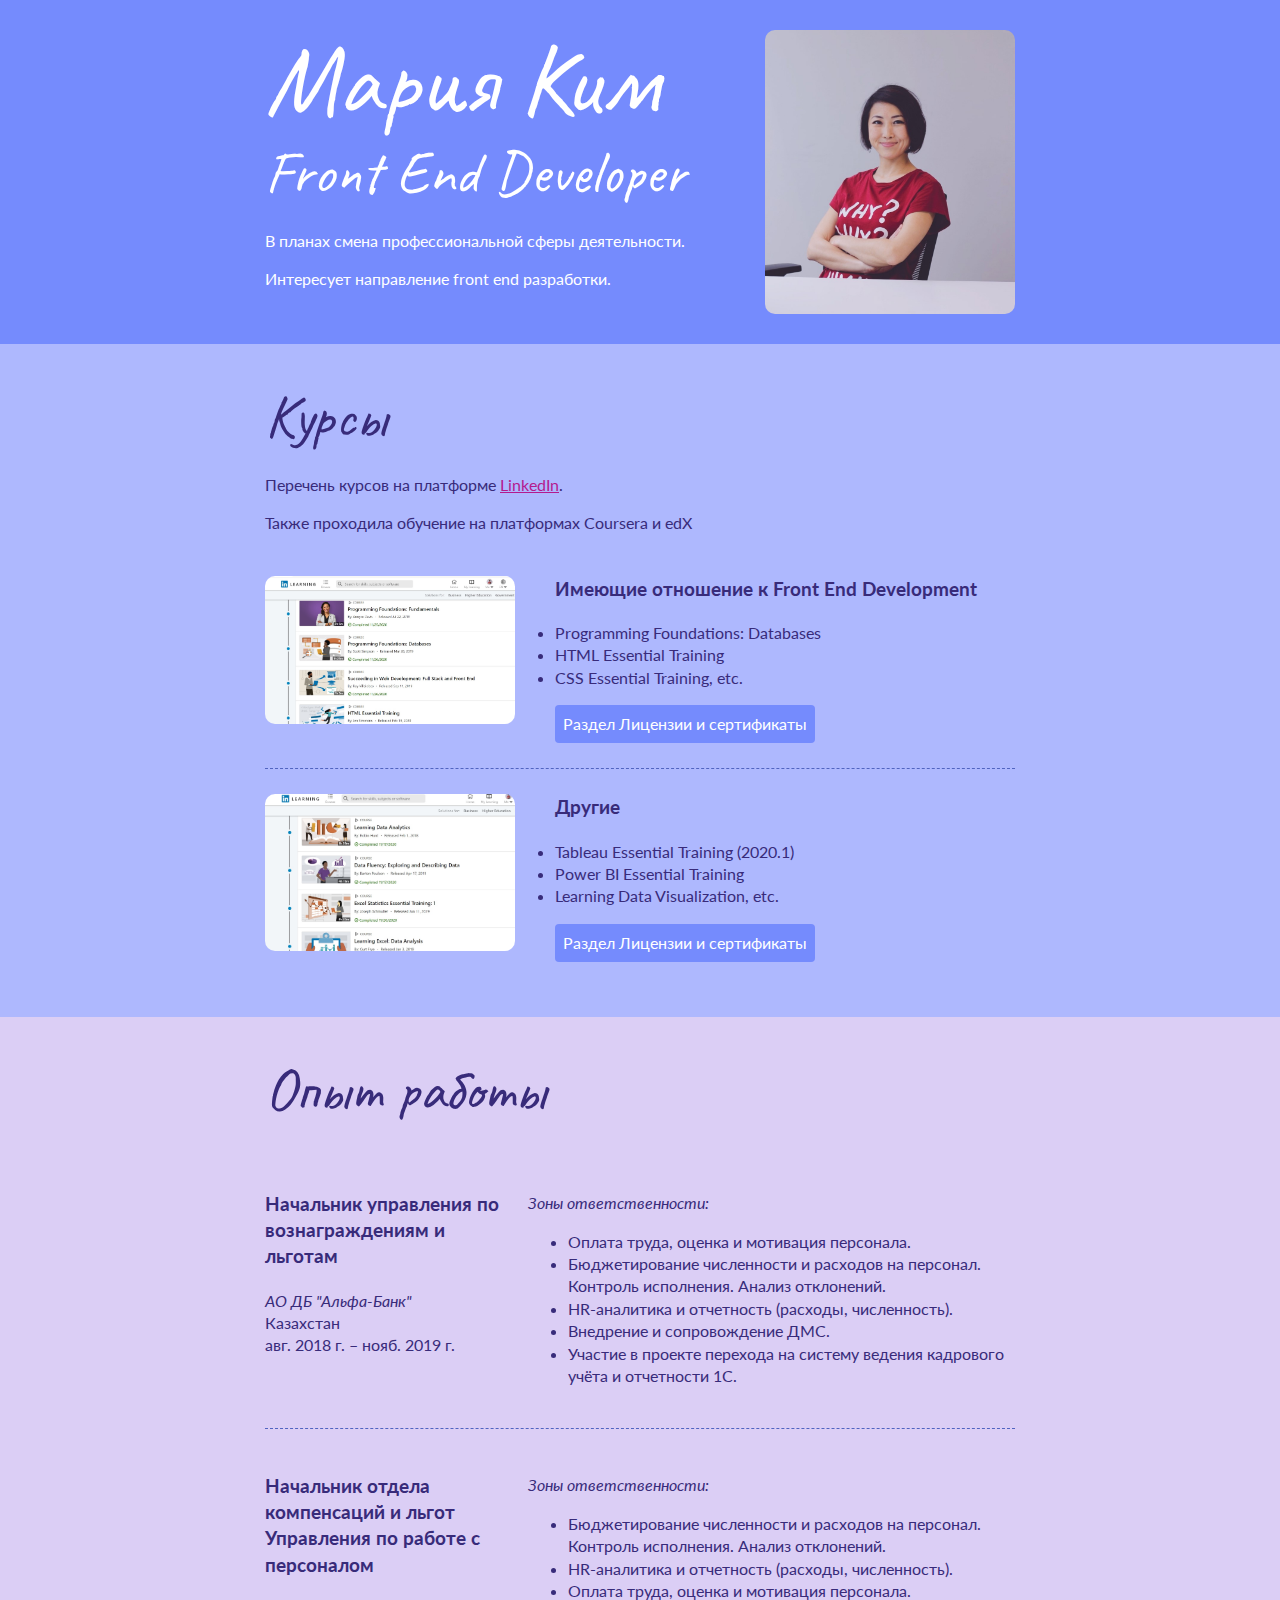
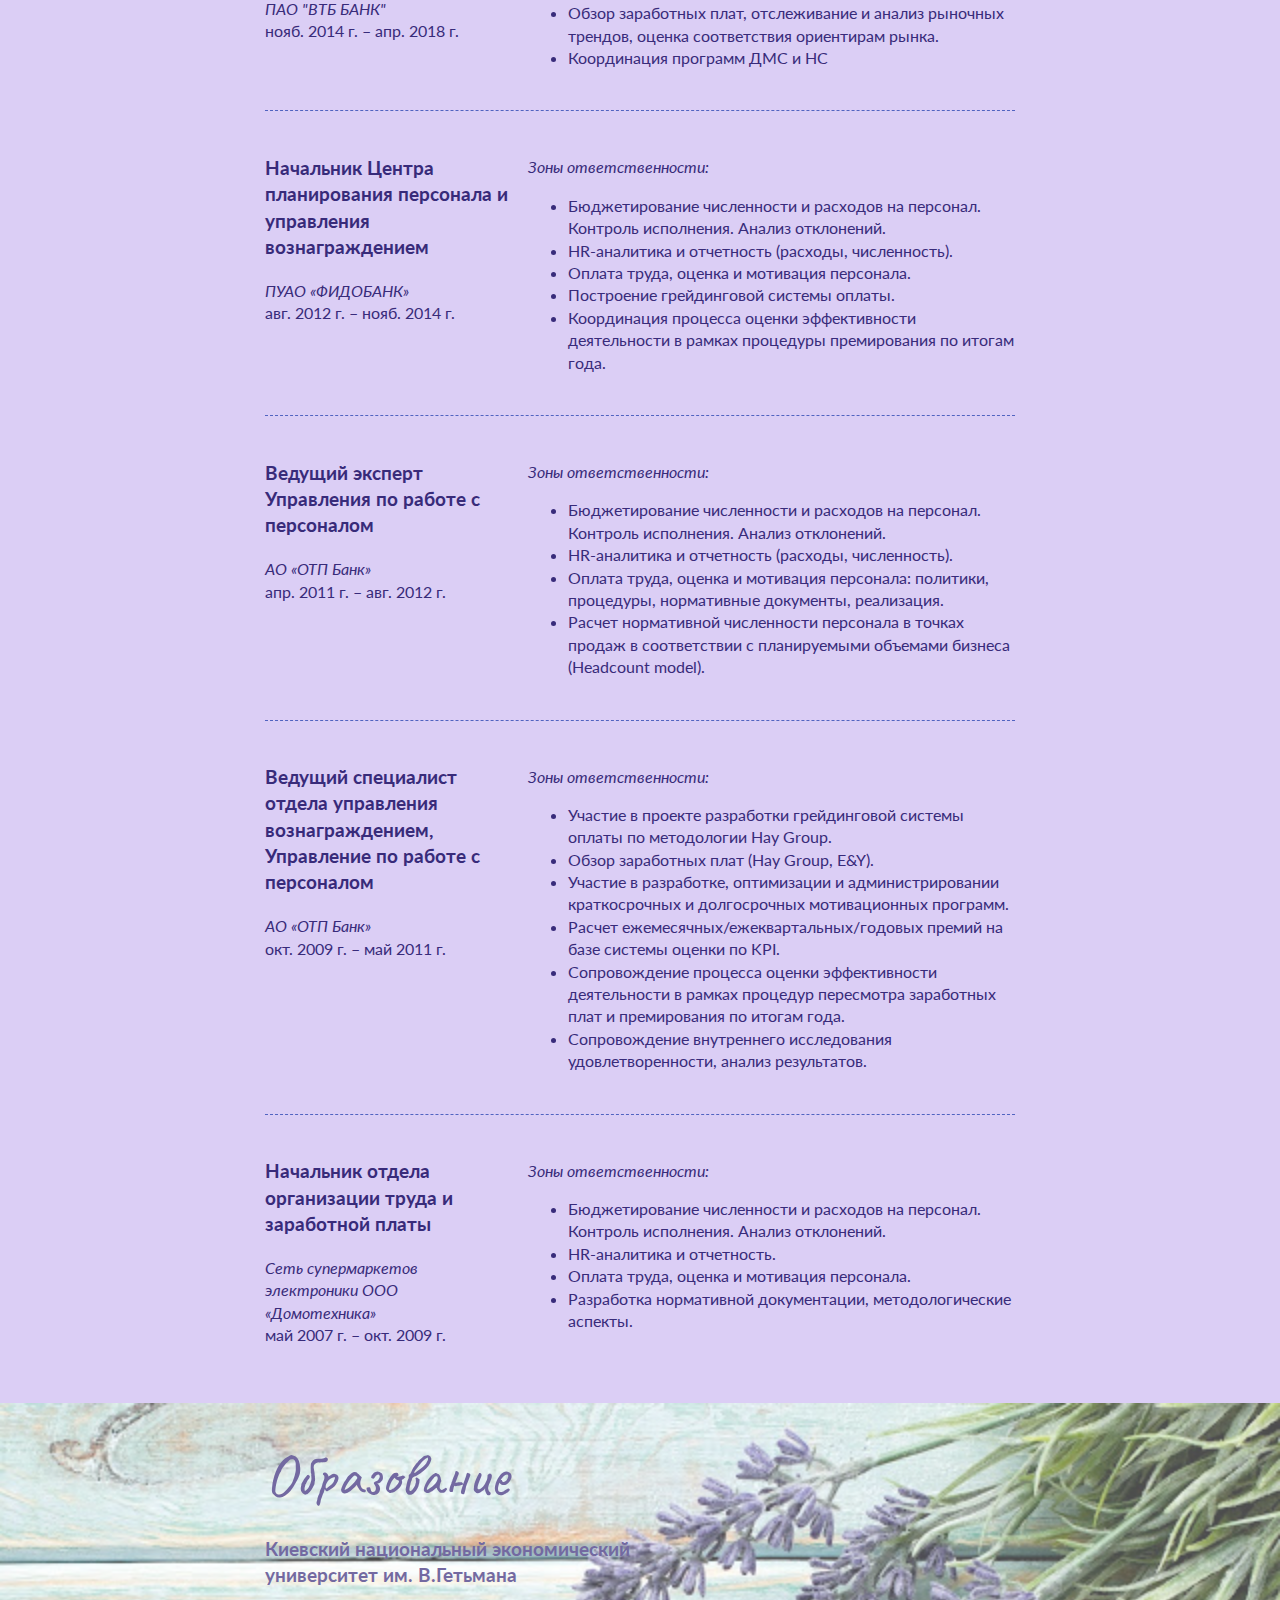
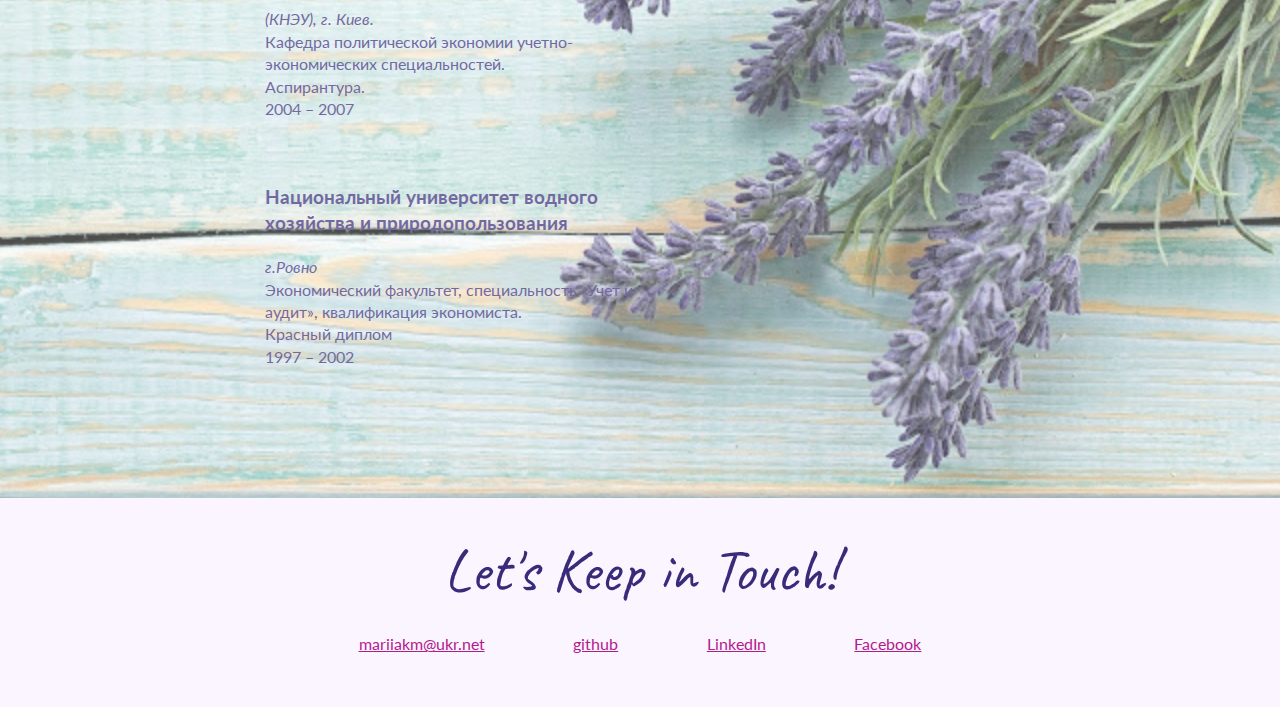
<file: index.html>
<!DOCTYPE html>
<html lang="ru-UA">
  <head>
    <script async src="https://www.googletagmanager.com/gtag/js?id=G-ZCY427SY8Y"></script>
    <script>
      window.dataLayer = window.dataLayer || [];
      function gtag(){dataLayer.push(arguments);}
      gtag('js', new Date());

      gtag('config', 'G-ZCY427SY8Y');
      gtag('config', 'AW-456580186');
    </script>
    <!-- Event snippet for Просмотр страницы CV conversion page -->
    <script>
      gtag('event', 'conversion', {'send_to': 'AW-456580186/zh6ACO7aqO4BENq429kB'});
    </script>

    <meta charset="UTF-8">
    <meta name="viewport" content="width=device-width, initial-scale=1.0">
    <title>Мария Ким</title>
    <link rel="preconnect" href="https://fonts.gstatic.com">
    <link href="https://fonts.googleapis.com/css2?family=Caveat:wght@400;700&family=Lato&display=swap" rel="stylesheet">
    <link rel="stylesheet" href="css/style.css">
  </head>
  <body>
    <main>
      <!-- ***********************  ABOUT / PROFILE  *********************** -->
      <header>
        <div class="content-wrap header">
          <img src="images/photo2.jpg" alt="profile photo">
          <h1>Мария Ким</h1>
          <h2>Front End Developer</h2>

          <p>В планах смена профессиональной сферы деятельности.</p> 
          <p>Интересует направление front end разработки.</p>          
        </div>
      </header>

      <!-- ********************  Курсы  ********************* -->
      <section class="courses">
        <div class="content-wrap divider">
          <h2>Курсы</h2>
          <p>Перечень курсов на платформе <a href="https://linkedin.com/in/mariia-kim-2006a66a">LinkedIn</a>.</p>
          <p>Также проходила обучение на платформах Coursera и edX</p>


          <section class="courses-item">
            <img src="images/courses.jpg" alt="">
            <h3>Имеющие отношение к Front End Development</h3> 
            <ul>
              <li>Programming Foundations: Databases</li>
              <li>HTML Essential Training</li>
              <li>CSS Essential Training, etc.</li>
            </ul>           
            <a class="btn" href="https://linkedin.com/in/mariia-kim-2006a66a">Раздел Лицензии и сертификаты</a>
          </section>          

          <section class="courses-item">
            <img src="images/courses2.jpg" alt="">
            <h3>Другие</h3>
            <ul>
              <li>Tableau Essential Training (2020.1)</li>
              <li>Power BI Essential Training</li>
              <li>Learning Data Visualization, etc.</li>
            </ul>
            <a class="btn" href="https://linkedin.com/in/mariia-kim-2006a66a">Раздел Лицензии и сертификаты</a>
          </section>         

        </div>
      </section>

      <!-- ***********************  WORK EXPERIENCE  *********************** -->
      <section class="work_expirience">
        <div class="content-wrap item-details divider">
          <h2>Опыт работы</h2>
          <p></p> 

          <section class="job-item">
            <div class="job-details">
              <h3>Начальник управления по вознаграждениям и льготам</h3>
              <p> АО ДБ "Альфа-Банк"</p>
              <p>Казахстан</p>
              <p>авг. 2018 г. – нояб. 2019 г.</p>
            </div>
            <div class="job-summary">
              <p>Зоны ответственности:</p>
              <ul>
                <li>Оплата труда, оценка и мотивация персонала.</li>
                <li>Бюджетирование численности и расходов на персонал. Контроль исполнения. Анализ отклонений.</li>
                <li>HR-аналитика и отчетность (расходы, численность).</li>
                <li>Внедрение и сопровождение ДМС.</li>
                <li>Участие в проекте перехода на систему ведения кадрового учёта и отчетности 1С.</li>
              </ul>
            </div>
          </section>

          <section class="job-item">
            <div class="job-details">
              <h3>Начальник отдела компенсаций и льгот Управления по работе с персоналом</h3>
              <p>ПАО "ВТБ БАНК"</p>
              <p>нояб. 2014 г. – апр. 2018 г.</p>
            </div>
            <div class="job-summary">
              <p>Зоны ответственности:</p>
              <ul>
                <li>Бюджетирование численности и расходов на персонал. Контроль исполнения. Анализ отклонений.</li>
                <li>HR-аналитика и отчетность (расходы, численность).</li>
                <li>Оплата труда, оценка и мотивация персонала.</li>
                <li>Обзор заработных плат, отслеживание и анализ рыночных трендов, оценка соответствия ориентирам рынка.</li>
                <li>Координация программ ДМС и НС</li>
              </ul>
            </div>
          </section>

          <section class="job-item">
            <div class="job-details">
              <h3>Начальник Центра планирования персонала и управления вознаграждением</h3>
              <p>ПУАО «ФИДОБАНК»</p>
              <p>авг. 2012 г. – нояб. 2014 г.</p>
            </div>
            <div class="job-summary">
              <p>Зоны ответственности:</p>
              <ul>
                <li>Бюджетирование численности и расходов на персонал. Контроль исполнения. Анализ отклонений.</li>
                <li>HR-аналитика и отчетность (расходы, численность).</li>
                <li>Оплата труда, оценка и мотивация персонала.</li>
                <li>Построение грейдинговой системы оплаты.</li>
                <li>Координация процесса оценки эффективности деятельности в рамках процедуры премирования по итогам года.</li>
              </ul>
            </div>
          </section>

          <section class="job-item">
            <div class="job-details">
              <h3>Ведущий эксперт Управления по работе с персоналом</h3>
              <p>АО «ОТП Банк»</p>
              <p>апр. 2011 г. – авг. 2012 г.</p>
            </div>
            <div class="job-summary">
              <p>Зоны ответственности:</p>
              <ul>
                <li>Бюджетирование численности и расходов на персонал. Контроль исполнения. Анализ отклонений.</li>
                <li>HR-аналитика и отчетность (расходы, численность).</li>
                <li>Оплата труда, оценка и мотивация персонала: политики, процедуры, нормативные документы, реализация.</li>
                <li>Расчет нормативной численности персонала в точках продаж в соответствии с планируемыми объемами бизнеса (Headcount model).</li>
              </ul>
            </div>
          </section>

          <section class="job-item">
            <div class="job-details">
              <h3>Ведущий специалист отдела управления вознаграждением, Управление по работе с персоналом</h3>
              <p>АО «ОТП Банк»</p>
              <p>окт. 2009 г. – май 2011 г.</p>
            </div>
            <div class="job-summary">
              <p>Зоны ответственности:</p>
              <ul>
                <li>Участие в проекте разработки грейдинговой системы оплаты по методологии Hay Group.</li>
                <li>Обзор заработных плат (Hay Group, E&Y).</li>
                <li>Участие в разработке, оптимизации и администрировании краткосрочных и долгосрочных мотивационных программ.</li>
                <li>Расчет ежемесячных/ежеквартальных/годовых премий на базе системы оценки по KPI.</li>
                <li>Сопровождение процесса оценки эффективности деятельности в рамках процедур пересмотра заработных плат и премирования по итогам года.</li>
                <li>Сопровождение внутреннего исследования удовлетворенности, анализ результатов.</li>
              </ul>
            </div>
          </section>

          <section class="job-item">
            <div class="job-details">
              <h3>Начальник отдела организации труда и заработной платы</h3>
              <p>Сеть супермаркетов электроники ООО «Домотехника»</p>
              <p>май 2007 г. – окт. 2009 г.</p>
            </div>
            <div class="job-summary">
              <p>Зоны ответственности:</p>
              <ul>
                <li>Бюджетирование численности и расходов на персонал. Контроль исполнения. Анализ отклонений.</li>
                <li>HR-аналитика и отчетность.</li>
                <li>Оплата труда, оценка и мотивация персонала.</li>
                <li>Разработка нормативной документации, методологические аспекты.</li>
              </ul>
            </div>
          </section>
        </div>
      </section>

      <!-- ******************  EDUCATION  ****************** -->
      <section class="education">
        <div class="content-wrap item-details">
          <h2>Образование</h2>


          <section>
            <h3>Киевский национальный экономический университет им. В.Гетьмана</h3>
            <p>(КНЭУ), г. Киев.</p>
            <p>Кафедра политической экономии учетно-экономических специальностей.</p>
            <p>Аспирантура.</p>
            <p>2004 – 2007</p>
          </section>
          <br>
          <br>
          <section>
            <h3>Национальный университет водного хозяйства и природопользования</h3>
            <p>г.Ровно</p>
            <p>Экономический факультет, специальность «Учет и аудит», квалификация экономиста.</p>
            <p>Красный диплом</p>
            <p>1997 – 2002</p>
          </section>

        </div>
      </section>

      <!-- *****************  CONTACT INFO / SOCIAL MEDIA  ***************** -->
      <footer>
        <div class="content-wrap">
          <h2>Let's Keep in Touch!</h2>

          <!-- Social media and contact links. -->
          <ul class="contact-list"> 
            <li><a href="mailto:mariiakm@ukr.net">mariiakm@ukr.net</a></li>
            <li><a href="https://github.com/MariiaKm" target="_blank">github</a></li>
            <li><a href="https://linkedin.com/in/mariia-kim-2006a66a" target="_blank">LinkedIn</a></li>
            <li><a href="https://www.facebook.com/maria.kim.399041" target="_blank">Facebook</a></li>
          </ul>
        </div>
      </footer>
    </main>
  </body>
</html>
</file>
<file: css/style.css>
/* Global styles
---------------------------------------------------------------------------------- */

html {
    box-sizing: border-box;
  }
  *, *:before, *:after {
    box-sizing: inherit;
  } 

body {
    color: #382b7a;
    margin: 0;
    padding: 0;
    font-family: 'Lato', sans-serif;
    line-height: 1.4;
}

img {
    width: 250px;
    border-radius: 10px; 
}

a {
    color: #b41a8e; 
}

a:hover {
    text-decoration: none;
}

h1 {
    font-size: 100px;
    line-height: 1;
}

h1, h2 {
    font-family: 'Caveat', cursive;
    font-weight: 400;
    margin: 0;
}

h2 {    
    font-size: 60px;
}

.content-wrap {
    max-width: 750px;
    width: 70%;
    margin: 0 auto;
    padding: 30px 0;
}

h3 {
    margin-bottom: 20px;
}

.item-details h3 + p {
    font-style: italic;
}

.item-details h3 ~ P {
    margin: 0;
}

.divider > section {
    border-bottom: 1px dashed #5164c0;
    padding: 25px 0;
}

.divider > section:last-of-type {
    border-bottom: none;
}

/* Profile
---------------------------------------------------------------------------------- */
header{
    background: #758BFD;
    color: white;  
}
.header {
    overflow: hidden;
}

/* Courses
---------------------------------------------------------------------------------- */
.courses{
    background: #AEB8FE;
}
.courses .btn {
    background: #758BFD;
    color: white;
    text-decoration: none;
    padding: 8px;
    border-radius: 4px;
    display: inline-block;
}

.courses .btn:hover {
    background: rgba(117,139,253,50%);
}

.courses-item {
    overflow: hidden;
}


.courses-item h3 {
    margin-top: 0;
}



/* Work experience
---------------------------------------------------------------------------------- */
.work_expirience{
    background: #DBCEF5;
}

.job-summary p {
    font-style: italic;
    margin-top: 20px;
}


/* Education
---------------------------------------------------------------------------------- */
/* .education{
    background:#ece8ff;
} */

.education {
    background-image: url(../images/lavender.jpg);
    background-size: cover;
    padding-bottom: 100px;
    opacity: 0.7;    
}


 .education h3, .education p {
    width: 50%;
}


/* Contact info
---------------------------------------------------------------------------------- */
footer {
    background: #faf5ff;   
}

.contact-list {
    list-style-type: none;
    padding: 5px;
    display: inline-block;
}


/* Responsive
---------------------------------------------------------------------------------- */

@media screen and (min-width: 750px) {
    footer {
        text-align: center;
    }
    
    .courses-item img {
        float: left;
        margin-right: 40px;
    }
    
    .header img {
        float: right;
    }

    .job-item {
        display: grid;
        grid-template-columns: 1fr 2fr;
        column-gap: 20px;
    }

    .contact-list {
        display: flex;
        justify-content: space-evenly;
    }

}

@media screen and (max-width: 749px) {
    h1 {
        font-size: 80px;
        line-height: 1;
    }

    h1, h2 {
        line-height: 1;
    }

    .education h3, .education p {
        width: 80%;
    }
}
</file>
